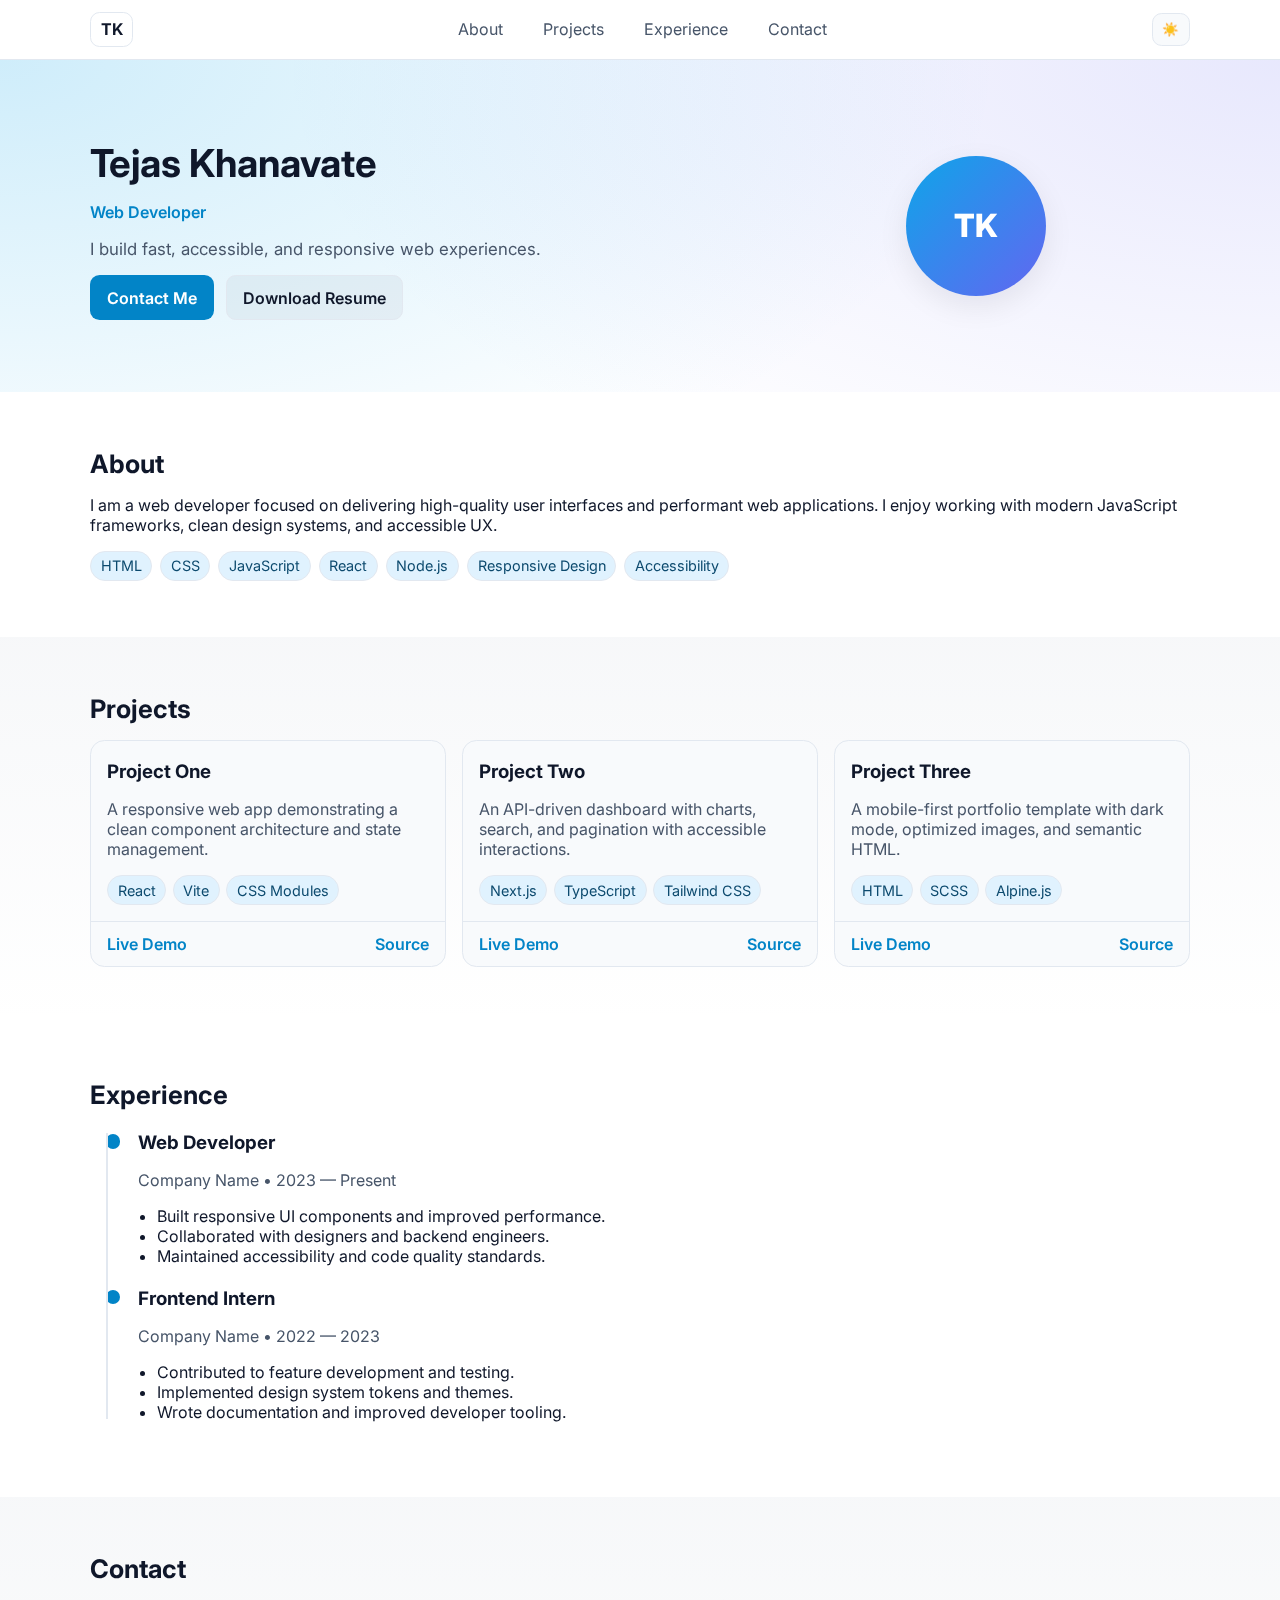
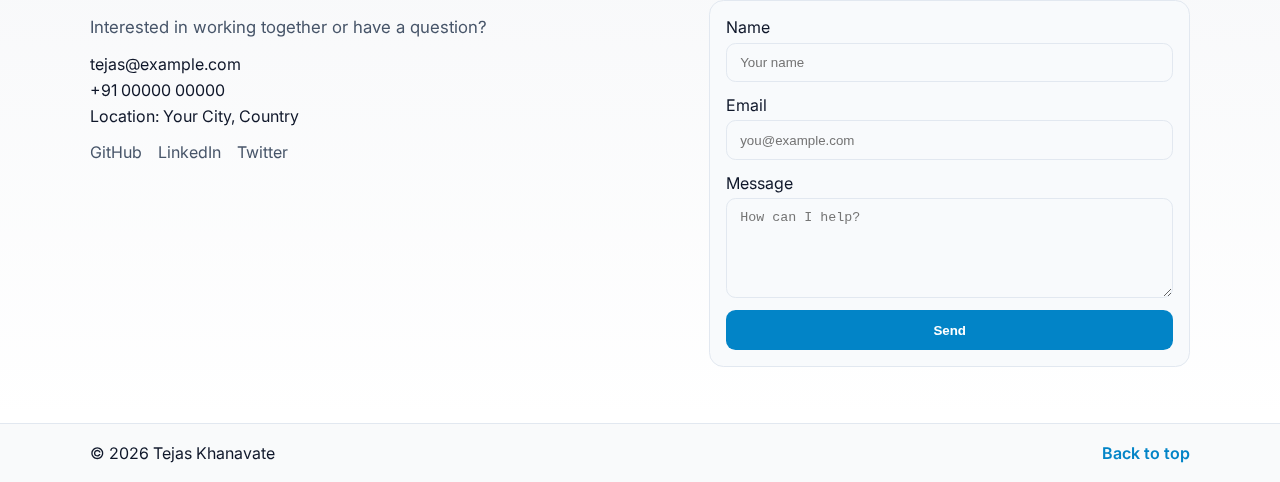
<file: index.html>
<!doctype html>
<html lang="en">
  <head>
    <meta charset="utf-8">
    <meta name="viewport" content="width=device-width, initial-scale=1">
    <title>Tejas Khanavate | Web Developer</title>
    <meta name="description" content="Portfolio of Tejas Khanavate — Web Developer. Projects, experience, and contact information.">
    <meta name="theme-color" content="#0ea5e9">
    <meta property="og:title" content="Tejas Khanavate | Web Developer">
    <meta property="og:description" content="Portfolio of Tejas Khanavate — Web Developer. Projects, experience, and contact information.">
    <meta property="og:type" content="website">
    <meta property="og:image" content="assets/favicon.svg">
    <link rel="icon" href="assets/favicon.svg" type="image/svg+xml">
    <link rel="preconnect" href="https://fonts.googleapis.com">
    <link rel="preconnect" href="https://fonts.gstatic.com" crossorigin>
    <link href="https://fonts.googleapis.com/css2?family=Inter:wght@400;500;600;700&display=swap" rel="stylesheet">
    <link rel="stylesheet" href="styles.css">
    <script defer src="script.js"></script>
  </head>
  <body>
    <a class="skip-link" href="#main">Skip to content</a>

    <header class="site-header">
      <div class="container header-inner">
        <a class="brand" href="#">TK</a>
        <nav class="nav" aria-label="Primary">
          <button class="nav-toggle" aria-expanded="false" aria-controls="nav-list" aria-label="Toggle navigation">
            <span class="bar"></span>
            <span class="bar"></span>
            <span class="bar"></span>
          </button>
          <ul id="nav-list" class="nav-list">
            <li><a href="#about">About</a></li>
            <li><a href="#projects">Projects</a></li>
            <li><a href="#experience">Experience</a></li>
            <li><a href="#contact">Contact</a></li>
          </ul>
        </nav>
        <button id="theme-toggle" class="theme-toggle" aria-label="Toggle dark mode" title="Toggle dark mode">
          <span class="icon">🌙</span>
        </button>
      </div>
    </header>

    <main id="main">
      <section class="hero">
        <div class="container hero-inner">
          <div class="hero-text">
            <h1>Tejas Khanavate</h1>
            <p class="subtitle">Web Developer</p>
            <p class="lead">I build fast, accessible, and responsive web experiences.</p>
            <div class="cta-group">
              <a class="btn btn-primary" href="#contact">Contact Me</a>
              <a class="btn btn-soft" href="assets/Tejas_Khanavate_Resume.pdf" download>Download Resume</a>
            </div>
          </div>
          <div class="hero-media" aria-hidden="true">
            <div class="avatar">TK</div>
          </div>
        </div>
      </section>

      <section id="about" class="section">
        <div class="container">
          <h2>About</h2>
          <p>
            I am a web developer focused on delivering high-quality user interfaces and performant web applications.
            I enjoy working with modern JavaScript frameworks, clean design systems, and accessible UX.
          </p>
          <div class="skills">
            <span class="chip">HTML</span>
            <span class="chip">CSS</span>
            <span class="chip">JavaScript</span>
            <span class="chip">React</span>
            <span class="chip">Node.js</span>
            <span class="chip">Responsive Design</span>
            <span class="chip">Accessibility</span>
          </div>
        </div>
      </section>

      <section id="projects" class="section alt">
        <div class="container">
          <h2>Projects</h2>
          <div class="grid projects-grid">
            <article class="card">
              <div class="card-body">
                <h3>Project One</h3>
                <p>A responsive web app demonstrating a clean component architecture and state management.</p>
                <div class="stack">
                  <span class="chip">React</span>
                  <span class="chip">Vite</span>
                  <span class="chip">CSS Modules</span>
                </div>
              </div>
              <div class="card-footer">
                <a class="link" href="#" aria-label="Live demo for Project One">Live Demo</a>
                <a class="link" href="#" aria-label="Source code for Project One">Source</a>
              </div>
            </article>

            <article class="card">
              <div class="card-body">
                <h3>Project Two</h3>
                <p>An API-driven dashboard with charts, search, and pagination with accessible interactions.</p>
                <div class="stack">
                  <span class="chip">Next.js</span>
                  <span class="chip">TypeScript</span>
                  <span class="chip">Tailwind CSS</span>
                </div>
              </div>
              <div class="card-footer">
                <a class="link" href="#" aria-label="Live demo for Project Two">Live Demo</a>
                <a class="link" href="#" aria-label="Source code for Project Two">Source</a>
              </div>
            </article>

            <article class="card">
              <div class="card-body">
                <h3>Project Three</h3>
                <p>A mobile-first portfolio template with dark mode, optimized images, and semantic HTML.</p>
                <div class="stack">
                  <span class="chip">HTML</span>
                  <span class="chip">SCSS</span>
                  <span class="chip">Alpine.js</span>
                </div>
              </div>
              <div class="card-footer">
                <a class="link" href="#" aria-label="Live demo for Project Three">Live Demo</a>
                <a class="link" href="#" aria-label="Source code for Project Three">Source</a>
              </div>
            </article>
          </div>
        </div>
      </section>

      <section id="experience" class="section">
        <div class="container">
          <h2>Experience</h2>
          <div class="timeline">
            <div class="timeline-item">
              <div class="timeline-marker"></div>
              <div class="timeline-content">
                <h3>Web Developer</h3>
                <p class="muted">Company Name • 2023 — Present</p>
                <ul class="bullets">
                  <li>Built responsive UI components and improved performance.</li>
                  <li>Collaborated with designers and backend engineers.</li>
                  <li>Maintained accessibility and code quality standards.</li>
                </ul>
              </div>
            </div>

            <div class="timeline-item">
              <div class="timeline-marker"></div>
              <div class="timeline-content">
                <h3>Frontend Intern</h3>
                <p class="muted">Company Name • 2022 — 2023</p>
                <ul class="bullets">
                  <li>Contributed to feature development and testing.</li>
                  <li>Implemented design system tokens and themes.</li>
                  <li>Wrote documentation and improved developer tooling.</li>
                </ul>
              </div>
            </div>
          </div>
        </div>
      </section>

      <section id="contact" class="section alt">
        <div class="container">
          <h2>Contact</h2>
          <div class="contact-grid">
            <div>
              <p class="lead">Interested in working together or have a question?</p>
              <div class="contact-list">
                <a class="contact-item" href="mailto:tejas@example.com">tejas@example.com</a>
                <a class="contact-item" href="tel:+910000000000">+91 00000 00000</a>
                <span class="contact-item">Location: Your City, Country</span>
              </div>
              <div class="social">
                <a class="icon-link" href="#" aria-label="GitHub">GitHub</a>
                <a class="icon-link" href="#" aria-label="LinkedIn">LinkedIn</a>
                <a class="icon-link" href="#" aria-label="Twitter">Twitter</a>
              </div>
            </div>
            <form class="contact-form" action="mailto:tejas@example.com" method="post" enctype="text/plain">
              <label>
                <span>Name</span>
                <input name="name" type="text" placeholder="Your name" required>
              </label>
              <label>
                <span>Email</span>
                <input name="email" type="email" placeholder="you@example.com" required>
              </label>
              <label>
                <span>Message</span>
                <textarea name="message" rows="5" placeholder="How can I help?" required></textarea>
              </label>
              <button class="btn btn-primary" type="submit">Send</button>
            </form>
          </div>
        </div>
      </section>
    </main>

    <footer class="site-footer">
      <div class="container footer-inner">
        <span>© <span id="year"></span> Tejas Khanavate</span>
        <a class="link" href="#">Back to top</a>
      </div>
    </footer>
  </body>
</html>
</file>
<file: styles.css>
:root{
  --bg: #0b1220;
  --bg-elev: #0f172a;
  --text: #e5e7eb;
  --muted: #94a3b8;
  --primary: #0ea5e9;
  --primary-700: #0284c7;
  --card: #0f172a;
  --border: #1f2937;
  --chip-bg: #0b2237;
  --chip-text: #cce9fb;
  --shadow: 0 10px 30px rgba(2, 8, 23, 0.5);
}

[data-theme="light"]{
  --bg: #ffffff;
  --bg-elev: #ffffff;
  --text: #0f172a;
  --muted: #475569;
  --primary: #0284c7;
  --primary-700: #0369a1;
  --card: #f8fafc;
  --border: #e2e8f0;
  --chip-bg: #e0f2fe;
  --chip-text: #0c4a6e;
  --shadow: 0 10px 30px rgba(2, 8, 23, 0.08);
}

*{box-sizing:border-box}
html{scroll-behavior:smooth}
body{
  margin:0;
  font-family: Inter, system-ui, -apple-system, Segoe UI, Roboto, Helvetica, Arial, "Apple Color Emoji","Segoe UI Emoji";
  color:var(--text);
  background:linear-gradient(180deg, #0b1220 0%, #0b1220 30%, #0f172a 100%);
}

[data-theme="light"] body{background:#ffffff}

.container{width:min(1100px, 92%);margin:0 auto}

.skip-link{
  position:absolute;left:-9999px;top:auto;width:1px;height:1px;overflow:hidden
}
.skip-link:focus{left:1rem;top:1rem;width:auto;height:auto;background:var(--card);color:var(--text);padding:.5rem .75rem;border-radius:.5rem;border:1px solid var(--border);z-index:1000}

.site-header{
  position:sticky;top:0;background:rgba(15, 23, 42, .7);backdrop-filter:saturate(180%) blur(10px);border-bottom:1px solid var(--border);z-index:50
}
[data-theme="light"] .site-header{background:rgba(255,255,255,.7)}
.header-inner{display:flex;align-items:center;justify-content:space-between;padding:.75rem 0}
.brand{color:var(--text);font-weight:700;text-decoration:none;border:1px solid var(--border);padding:.4rem .6rem;border-radius:.6rem}

.nav{display:flex;align-items:center;gap:1rem}
.nav-toggle{display:none;background:none;border:0;cursor:pointer;padding:.25rem;border-radius:.5rem}
.nav-toggle .bar{display:block;width:22px;height:2px;background:var(--text);margin:4px 0;border-radius:2px}
.nav-list{display:flex;gap:1rem;list-style:none;margin:0;padding:0}
.nav-list a{color:var(--muted);text-decoration:none;padding:.5rem .75rem;border-radius:.5rem}
.nav-list a:hover{color:var(--text);background:rgba(148,163,184,.12)}

.theme-toggle{background:var(--card);border:1px solid var(--border);color:var(--text);padding:.5rem .6rem;border-radius:.6rem;cursor:pointer}
.theme-toggle:hover{background:rgba(148,163,184,.12)}

.hero{padding:4.5rem 0;background:radial-gradient(1000px 500px at 0% 0%, rgba(14,165,233,.2), transparent), radial-gradient(1000px 500px at 100% 0%, rgba(99,102,241,.15), transparent)}
.hero-inner{display:grid;grid-template-columns:1.2fr .8fr;gap:2rem;align-items:center}
.hero-text h1{font-size:clamp(2rem, 3vw, 3rem);margin:.5rem 0}
.subtitle{color:var(--primary);font-weight:600}
.lead{color:var(--muted);font-size:1.05rem}
.cta-group{display:flex;gap:.75rem;margin-top:1rem}
.btn{display:inline-flex;align-items:center;justify-content:center;padding:.7rem 1rem;border-radius:.6rem;text-decoration:none;font-weight:600;border:1px solid var(--border)}
.btn-primary{background:var(--primary);color:white;border-color:transparent}
.btn-primary:hover{background:var(--primary-700)}
.btn-soft{background:rgba(148,163,184,.12);color:var(--text)}
.btn-soft:hover{background:rgba(148,163,184,.2)}
.hero-media{display:flex;align-items:center;justify-content:center}
.avatar{width:140px;height:140px;border-radius:50%;display:grid;place-items:center;background:linear-gradient(135deg, #0ea5e9, #6366f1);color:white;font-weight:800;font-size:2rem;box-shadow:var(--shadow)}

.section{padding:3.5rem 0}
.section h2{font-size:1.6rem;margin:0 0 1rem}
.alt{background:linear-gradient(180deg, rgba(148,163,184,.08), transparent)}

.skills{display:flex;flex-wrap:wrap;gap:.5rem;margin-top:1rem}
.chip{display:inline-flex;align-items:center;gap:.35rem;background:var(--chip-bg);color:var(--chip-text);border:1px solid var(--border);padding:.35rem .6rem;border-radius:999px;font-size:.9rem}

.grid{display:grid;gap:1rem}
.projects-grid{grid-template-columns:repeat(3, 1fr)}

.card{background:var(--card);border:1px solid var(--border);border-radius:.9rem;display:flex;flex-direction:column;overflow:hidden}
.card-body{padding:1rem}
.card-body h3{margin:.2rem 0 .5rem}
.card-body p{color:var(--muted)}
.stack{display:flex;flex-wrap:wrap;gap:.4rem;margin-top:.7rem}
.card-footer{display:flex;justify-content:space-between;align-items:center;padding:.75rem 1rem;border-top:1px solid var(--border)}
.link{color:var(--primary);text-decoration:none;font-weight:600}
.link:hover{color:var(--primary-700)}

.timeline{position:relative;margin-left:1rem}
.timeline:before{content:"";position:absolute;left:0;top:.2rem;bottom:.2rem;width:2px;background:var(--border)}
.timeline-item{display:grid;grid-template-columns:1rem 1fr;gap:1rem;margin:1.2rem 0}
.timeline-marker{width:.9rem;height:.9rem;border-radius:50%;background:var(--primary);margin-top:.3rem}
.timeline-content h3{margin:.1rem 0}
.muted{color:var(--muted)}
.bullets{margin:.4rem 0 0 0;padding-left:1.2rem}

.contact-grid{display:grid;grid-template-columns:1.1fr .9fr;gap:2rem;align-items:start}
.contact-list{display:flex;flex-direction:column;gap:.4rem;margin:1rem 0}
.contact-item{color:var(--text);text-decoration:none}
.contact-item:hover{color:var(--primary)}
.social{display:flex;gap:1rem;margin-top:1rem}
.icon-link{color:var(--muted);text-decoration:none}
.icon-link:hover{color:var(--text)}
.contact-form{display:grid;gap:.8rem;background:var(--card);border:1px solid var(--border);padding:1rem;border-radius:.9rem}
.contact-form label{display:grid;gap:.35rem}
.contact-form input,.contact-form textarea{padding:.7rem .8rem;border-radius:.6rem;border:1px solid var(--border);background:transparent;color:var(--text)}
.contact-form input:focus,.contact-form textarea:focus{outline:2px solid var(--primary);border-color:transparent}

.site-footer{border-top:1px solid var(--border);padding:1.2rem 0;background:rgba(148,163,184,.06)}
.footer-inner{display:flex;align-items:center;justify-content:space-between}

@media (max-width: 960px){
  .hero-inner{grid-template-columns:1fr}
  .projects-grid{grid-template-columns:repeat(2, 1fr)}
  .contact-grid{grid-template-columns:1fr}
}

@media (max-width: 640px){
  .nav-toggle{display:block}
  .nav-list{position:absolute;right:1rem;top:56px;background:var(--card);border:1px solid var(--border);border-radius:.8rem;box-shadow:var(--shadow);padding:.5rem;display:none;flex-direction:column}
  .nav-list.open{display:flex}
  .projects-grid{grid-template-columns:1fr}
}

@media (prefers-reduced-motion: reduce){
  *{transition:none !important;animation:none !important}
}

.photo-wrapper{display:flex;justify-content:center;margin-top:1rem}
.photo-wrapper img{width:240px;height:240px;border-radius:50%;object-fit:cover;border:2px solid var(--border);box-shadow:var(--shadow);background:var(--card)}
</file>
